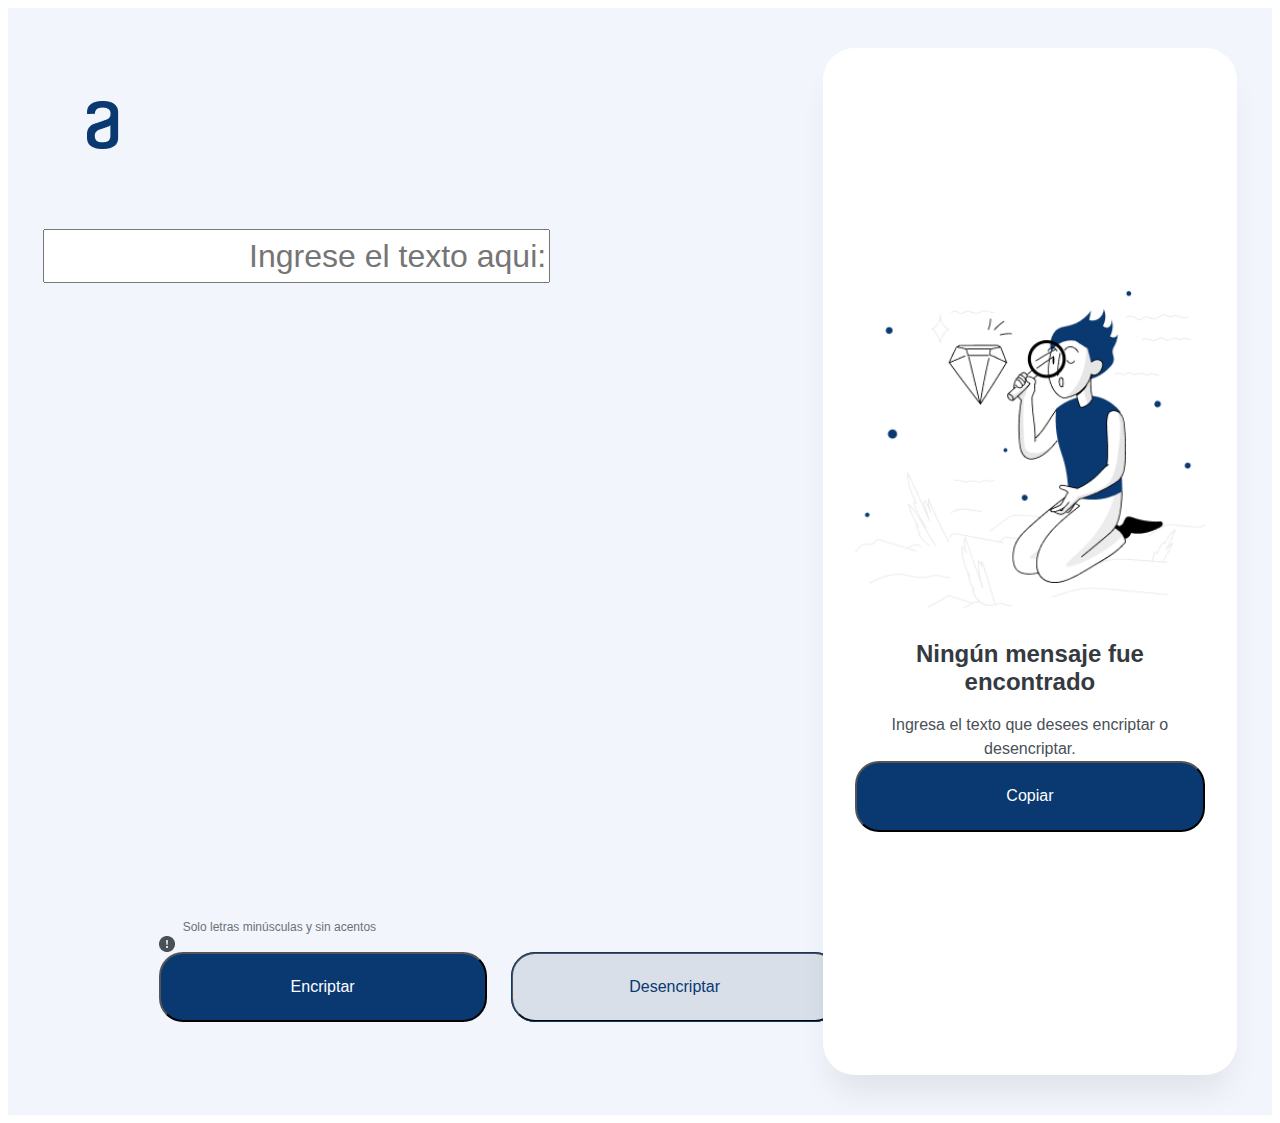
<file: index.html>
<!DOCTYPE html>
<html lang="es">
<head>
    <meta charset="UTF-8">
    <meta name="viewport" content="width=device-width, initial-scale=1.0, shrink-to-fit=no">
    <title>Document</title>
    <link rel="stylesheet" href="estilos.css">
</head>
<body class="flex-column">

    <main class="untitled-page main">
      <section class="formSection">
        <div class="formContainer">
          <div class="inputContainer">
            <div class="inputHeader">
              <img class="logoImage" src="./img/Logo.png" alt="alt text" />
              <input id="encriptarText" placeholder="Ingrese el texto aqui:" type="text" class="formTitle"></input>
            </div>
            <div class="inputWrapper">
              <div class="instructions">Solo letras minúsculas y sin acentos</div>
              <img class="keyImage" src="./img/exclamation.png" alt="alt text" />
              <div class="buttonContainer">
                <button class="encryptButton" onclick="encriptar()">Encriptar</button>
                <button class="decryptButton" onclick="desencriptar()">Desencriptar</button>
              </div>
            </div>
          </div>
          <div class="messageContainer">
            <img  id="muñeco" class="messageImage" src="./img/Muñeco.png" alt="alt text" />
            <h2 id="textoEncriptado" class="messageTitle">Ningún mensaje fue encontrado</h2>
            <h5 id="mensajeinicial" class="messageSubtitle">Ingresa el texto que desees encriptar o desencriptar.</h5>
            <button onclick="copy()" class="encryptButton">         
                Copiar
            </button>
          </div>
        </div>
      </section>

    </main>

  </body>

</html>

<script src="main.js"></script>
</file>
<file: estilos.css>
.encriptar{
    background: #F3F5FC;
    display: flex;
    flex-wrap: wrap;
    margin-top: 25px;
    width: 60%;
    height: fit-content;
    margin: auto;
    padding: 50px;
    border-radius: 105px;
}

.desencriptar{
    height: 10rem;
}

.presentacion_botones{
    padding: 16px 650px;
    width: 200px;
    color: darkblue;
    border: 30px; 
}

.botonEncriptar{
    color: white;
    background-color: darkblue;
    width: 328px;
    height: 67px;
    border-radius: 24px;
}

.botonDesencriptar{
    color: white;
    background-color: darkblue;
    width: 328px;
    height: 67px;
    border-radius: 24px;
}
/*******************************/
.untitled-page {
    &.main {
      display: flex;
      flex-direction: column;
      background-color: rgb(243 245 252);
      overflow: hidden;
    }
  
    .formSection {
      display: flex;
      flex-direction: column;
      margin: 0 0 40px;
    }
  
    .formContainer {
      display: flex;
      justify-content: space-between;
      align-items: center;
      gap: 0 10px;
      margin: 40px auto 0;
      width: 94.44%;
      max-width: 1360px;
  
      @include xl {
        flex-direction: column;
        gap: 30px 10px;
      }
    }
  
    .inputContainer {
      display: flex;
      flex-direction: column;
      gap: 635px 0;
      width: 880px;
      min-width: 0;
  
      @include xl {
        margin-top: unset;
        margin-bottom: unset;
        width: 100%;
        min-width: unset;
      }
  
      @include md {
        gap: 150px 0;
      }
  
      @include xs {
        gap: 80px 0;
      }
  
      @include tn {
        gap: 50px 0;
      }
    }
  
    .inputHeader {
      display: flex;
      flex-direction: column;
      gap: 80px 0;
      width: 507px;
      max-width: 85%;
  
      @include tn {
        gap: 50px 0;
      }
    }
  
    .logoImage {
      width: 120px;
      max-width: 85%;
      height: 48px;
      object-fit: cover;
    }
  
    .formTitle {
      display: flex;
      justify-content: flex-end;
      font: 400 32px/1.5 Inter, Helvetica, Arial, serif;
      color: rgb(10 56 113);
      text-align: right;
  
      @include md {
        align-items: flex-start;
        font-size: 30px;
      }
  
      @include xxs {
        font-size: 26px;
      }
    }
  
    .inputWrapper {
      display: flex;
      flex-direction: column;
      margin: 0 0 0 auto;
      width: 679.96875px;
      max-width: 85%;
    }
  
    .instructions {
      margin: 0 24px;
      font: 400 12px/1.5 Inter, Helvetica, Arial, serif;
      color: rgb(73 80 87);
      opacity: 0.8;
  
      @include xs {
        margin: 0 16px;
      }
  
      @include tn {
        margin: 0 8px;
      }
    }
  
    .keyImage {
      width: 16px;
      height: 16px;
      object-fit: cover;
    }
  
    .buttonContainer {
      display: flex;
      gap: 0 24px;
  
      @include md {
        flex-direction: column;
        align-items: center;
        gap: 30px 24px;
      }
    }
  
    .encryptButton {
      display: flex;
      justify-content: center;
      min-width: 328px;
      font: 400 16px/1.18 Inter, Helvetica, Arial, serif;
      color: rgb(255 255 255);
      text-align: center;
      background-color: rgb(10 56 113);
      border-radius: 24px;
      padding: 24px 8px;
  
      @include md {
        margin-top: unset;
        margin-bottom: unset;
        width: 100%;
        min-width: unset;
      }
    }
  
    .decryptButton {
      display: flex;
      justify-content: center;
      min-width: 328px;
      font: 400 16px/1.18 Inter, Helvetica, Arial, serif;
      color: rgb(10 56 113);
      text-align: center;
      background-color: rgb(216 223 232);
      border-radius: 24px;
      padding: 24px 8px;
      outline: 1px solid rgb(10 56 113);
      outline-offset: -1px;
  
      @include md {
        margin-top: unset;
        margin-bottom: unset;
        width: 100%;
        min-width: unset;
      }
    }
  
    .messageContainer {
      display: flex;
      flex-direction: column;
      width: 400px;
      min-width: 0;
      background-color: rgb(255 255 255);
      border-radius: 32px;
      padding: 243px 32px;
      box-shadow: 0 24px 32px -8px rgb(0 0 0 / 7.84%);
  
      @include xl {
        margin-top: unset;
        margin-bottom: unset;
        width: 100%;
        min-width: unset;
      }
  
      @include md {
        padding: 150px 32px;
      }
  
      @include xs {
        padding: 80px 32px;
      }
  
      @include tn {
        padding: 50px 8px;
      }
    }
  
    .messageImage {
      width: 100%;
      object-fit: cover;
    }
  
    .messageTitle {
      display: flex;
      justify-content: center;
      margin: 32px 0 0;
      font: 700 24px/1.2 Inter, Helvetica, Arial, serif;
      color: rgb(52 58 64);
      text-align: center;
  
      @include md {
        align-items: flex-start;
        font-size: 22px;
      }
  
      @include xxs {
        font-size: 20px;
      }
    }
  
    .messageSubtitle {
      display: flex;
      justify-content: center;
      margin: 16px 0 0;
      font: 400 16px/1.5 Inter, Helvetica, Arial, serif;
      color: rgb(73 80 87);
      text-align: center;
    }
  }
</file>
